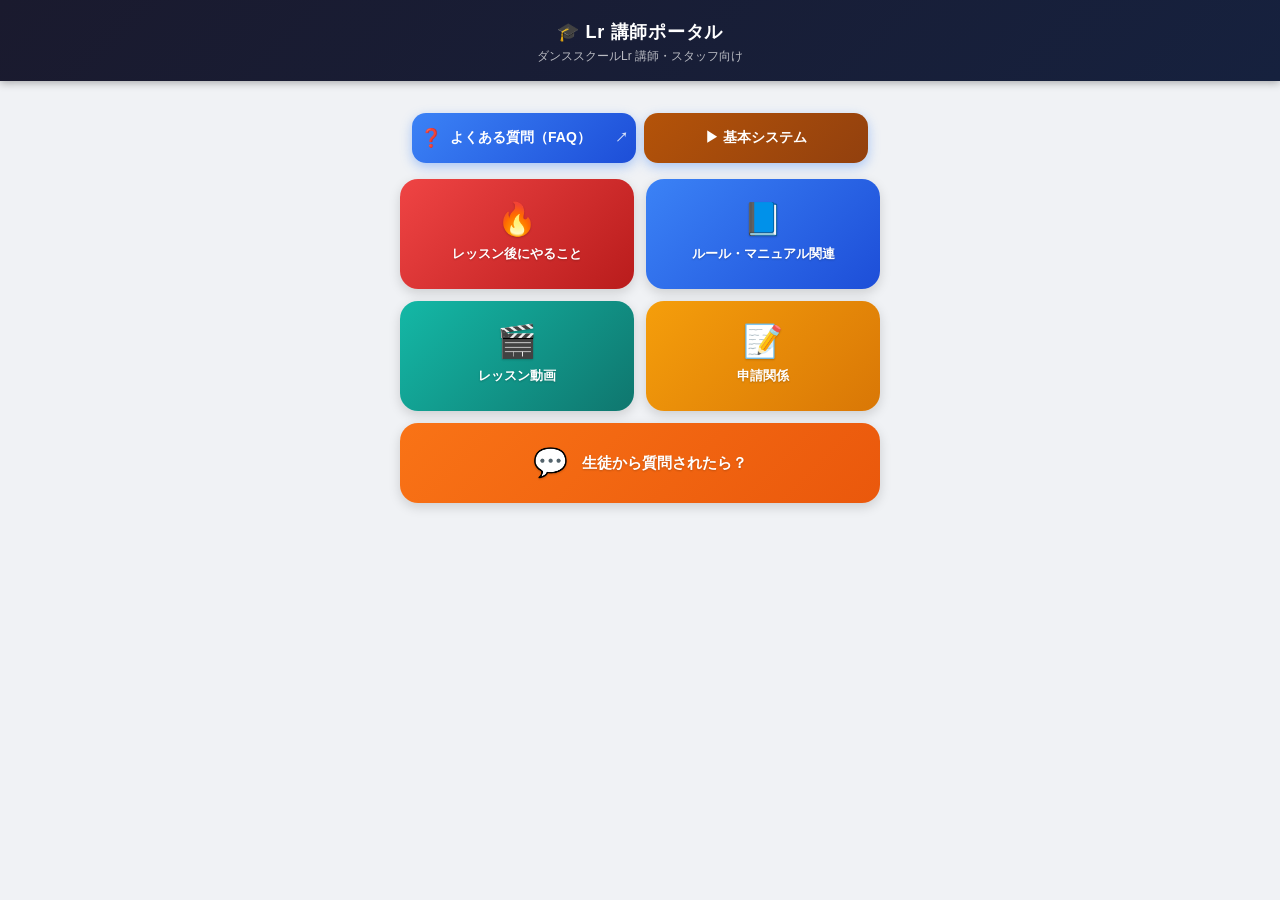
<file: index.html>
<!DOCTYPE html>
<html lang="ja">
<head>
  <meta charset="UTF-8">
  <meta name="viewport" content="width=device-width, initial-scale=1.0">
  <title>Lr 講師ポータル</title>
  <style>
    * { box-sizing: border-box; margin: 0; padding: 0; }

    body {
      font-family: -apple-system, BlinkMacSystemFont, "Hiragino Sans", "Noto Sans JP", sans-serif;
      background: #f0f2f5;
      min-height: 100vh;
      -webkit-tap-highlight-color: transparent;
    }

    header {
      background: linear-gradient(135deg, #1a1a2e 0%, #16213e 100%);
      color: #fff;
      text-align: center;
      padding: 20px 16px 16px;
      position: sticky;
      top: 0;
      z-index: 100;
      box-shadow: 0 2px 8px rgba(0,0,0,0.3);
    }

    header h1 { font-size: 18px; font-weight: 700; letter-spacing: 0.04em; }
    header p  { font-size: 12px; opacity: 0.7; margin-top: 4px; }

    /* FAQ banner */
    .faq-banner {
      display: grid;
      grid-template-columns: repeat(2, minmax(0, 1fr));
      gap: 8px;
      max-width: 480px;
      margin: 16px auto 0;
      padding: 0 12px;
    }

    .faq-banner a, .faq-banner > button {
      display: flex;
      align-items: center;
      justify-content: center;
      gap: 8px;
      background: linear-gradient(135deg, #3b82f6, #1d4ed8);
      color: #fff;
      text-decoration: none;
      font-size: 14px;
      font-weight: 700;
      padding: 14px 8px;
      border: 0;
      cursor: pointer;
      font-family: inherit;
      border-radius: 14px;
      box-shadow: 0 4px 12px rgba(59,130,246,0.4);
      transition: opacity 0.15s, transform 0.12s;
    }

    .faq-banner a:active { opacity: 0.85; transform: scale(0.97); }
    .faq-banner .faq-icon { font-size: 18px; }

    /* Back bar */
    .back-bar {
      display: none;
      align-items: center;
      gap: 8px;
      padding: 12px 16px;
      background: #fff;
      border-bottom: 1px solid #e5e7eb;
      cursor: pointer;
      font-size: 14px;
      color: #374151;
      font-weight: 500;
      transition: background 0.15s;
    }
    .back-bar:active { background: #f3f4f6; }
    .back-bar.visible { display: flex; }
    .back-arrow { font-size: 18px; line-height: 1; }

    /* ===== CATEGORY GRID ===== */
    #view-categories { padding: 16px 12px 24px; }

    .grid {
      display: grid;
      grid-template-columns: repeat(2, 1fr);
      gap: 12px;
      max-width: 480px;
      margin: 0 auto;
    }

    .cat-btn {
      border: none;
      border-radius: 18px;
      padding: 24px 12px 20px;
      cursor: pointer;
      display: flex;
      flex-direction: column;
      align-items: center;
      gap: 10px;
      font-size: 13px;
      font-weight: 700;
      color: #fff;
      box-shadow: 0 4px 12px rgba(0,0,0,0.15);
      transition: transform 0.12s, box-shadow 0.12s;
      min-height: 110px;
      text-shadow: 0 1px 2px rgba(0,0,0,0.2);
    }
    .cat-btn:active { transform: scale(0.96); box-shadow: 0 2px 6px rgba(0,0,0,0.15); }
    .cat-icon { font-size: 32px; line-height: 1; }

    .cat-btn.blue   { background: linear-gradient(135deg, #3b82f6, #1d4ed8); }
    .cat-btn.purple { background: linear-gradient(135deg, #a855f7, #7c3aed); }
    .cat-btn.teal   { background: linear-gradient(135deg, #14b8a6, #0f766e); }
    .cat-btn.amber  { background: linear-gradient(135deg, #f59e0b, #d97706); }
    .cat-btn.red    { background: linear-gradient(135deg, #ef4444, #b91c1c); }
    .cat-btn.gray   { background: linear-gradient(135deg, #6b7280, #374151); }
    .cat-btn.coral  { background: linear-gradient(135deg, #f97316, #ea580c); }

    .cat-btn.wide {
      grid-column: span 2;
      flex-direction: row;
      justify-content: center;
      min-height: 80px;
      padding: 16px 24px;
      gap: 14px;
      font-size: 15px;
    }
    .cat-btn.wide .cat-icon { font-size: 28px; }

    /* ===== ITEM LIST ===== */
    #view-items { display: none; padding: 12px; max-width: 480px; margin: 0 auto; }
    .item-list   { display: flex; flex-direction: column; gap: 8px; }

    .item-btn {
      background: #fff;
      border: none;
      border-radius: 14px;
      padding: 14px 16px;
      text-align: left;
      cursor: pointer;
      display: flex;
      align-items: center;
      gap: 12px;
      box-shadow: 0 1px 4px rgba(0,0,0,0.08);
      transition: background 0.15s, transform 0.1s;
      text-decoration: none;
      color: inherit;
    }
    .item-btn:active { background: #f9fafb; transform: scale(0.98); }

    .item-badge {
      width: 36px;
      height: 36px;
      border-radius: 10px;
      display: flex;
      align-items: center;
      justify-content: center;
      font-size: 16px;
      flex-shrink: 0;
      color: #fff;
    }

    .item-text { flex: 1; }
    .item-title {
      font-size: 14px;
      font-weight: 700;
      color: #1f2937;
      line-height: 1.4;
    }
    .item-desc {
      font-size: 12px;
      color: #6b7280;
      margin-top: 2px;
    }

    .item-type-tag {
      font-size: 10px;
      font-weight: 700;
      padding: 3px 7px;
      border-radius: 6px;
      white-space: nowrap;
      flex-shrink: 0;
    }

    .item-arrow { color: #9ca3af; font-size: 16px; flex-shrink: 0; }

    /* type tag colors */
    .tag-link     { background: #dbeafe; color: #1d4ed8; }
    .tag-form     { background: #fef3c7; color: #92400e; }
    .tag-doc      { background: #d1fae5; color: #065f46; }
    .tag-drive    { background: #ede9fe; color: #5b21b6; }
    .tag-video    { background: #fee2e2; color: #991b1b; }
    .tag-internal { background: #f3f4f6; color: #374151; }

    /* ===== EMBED VIEW ===== */
    #view-embed { display: none; }

    .embed-header {
      background: #fff;
      border-bottom: 1px solid #e5e7eb;
      padding: 14px 16px;
      max-width: 480px;
      margin: 0 auto;
    }

    .embed-title {
      font-size: 14px;
      font-weight: 700;
      color: #1f2937;
      margin-bottom: 4px;
    }

    .embed-open-link {
      font-size: 12px;
      color: #3b82f6;
      text-decoration: none;
    }
    .embed-open-link:hover { text-decoration: underline; }

    .embed-frame-wrap {
      width: 100%;
      height: calc(100vh - 160px);
      overflow: hidden;
    }

    .embed-frame-wrap iframe {
      width: 100%;
      height: 100%;
      border: none;
      display: block;
    }

    .loading { text-align: center; padding: 60px 20px; color: #9ca3af; font-size: 14px; }
  </style>
<link rel="stylesheet" href="./assets/system-guide.css">
</head>
<body>

<header>
  <h1>🎓 Lr 講師ポータル</h1>
  <p>ダンススクールLr 講師・スタッフ向け</p>
</header>

<div class="back-bar" id="back-bar">
  <span class="back-arrow">←</span>
  <span id="back-label">戻る</span>
</div>

<!-- TOP VIEW -->
<div id="view-categories">
  <div class="faq-banner">
    <a href="https://syoshinsya-dance-school-web.github.io/lr-faq/" target="_blank" rel="noopener">
      <span class="faq-icon">❓</span>
      よくある質問（FAQ）
      <span style="margin-left:auto;opacity:0.8;font-size:13px;">↗</span>
    </a>
    <button type="button" data-system-guide aria-haspopup="dialog" style="background:linear-gradient(135deg,#b45309,#92400e)">▶ 基本システム</button>
  </div>
  <div style="height:16px"></div>
  <div class="grid" id="cat-grid">
    <div class="loading" style="grid-column:span 2">読み込み中…</div>
  </div>
</div>

<!-- ITEM LIST VIEW -->
<div id="view-items">
  <div class="item-list" id="item-list"></div>
</div>

<!-- EMBED VIEW -->
<div id="view-embed">
  <div class="embed-header">
    <div class="embed-title" id="embed-title"></div>
    <a class="embed-open-link" id="embed-open-link" href="#" target="_blank" rel="noopener">別タブで開く ↗</a>
  </div>
  <div class="embed-frame-wrap">
    <iframe id="embed-iframe" src="" allowfullscreen></iframe>
  </div>
</div>

<script type="module">
  import {videoSubmissionItems} from "./video-submission.mjs";
  const DATA_URL = './portal-data.json';
  let data = null;
  let currentCat = null;

  const COLOR_HEX = {
    blue: '#3b82f6', purple: '#a855f7', teal: '#14b8a6',
    amber: '#f59e0b', red: '#ef4444', gray: '#6b7280', coral: '#f97316',
  };

  const TYPE_LABEL = {
    link: 'リンク', form: 'フォーム', doc: 'ドキュメント',
    drive: 'ドライブ', video: '動画', internal: 'FAQ',
  };

  async function loadData() {
    try {
      const res = await fetch(DATA_URL);
      data = await res.json();
      renderCategories();
    } catch (e) {
      document.getElementById('cat-grid').innerHTML =
        '<p style="color:#ef4444;padding:20px;grid-column:span 2">データの読み込みに失敗しました。</p>';
    }
  }

  function renderCategories() {
    const grid = document.getElementById('cat-grid');
    const cats = data.categories;
    grid.innerHTML = '';

    cats.forEach((cat, i) => {
      const isLast = i === cats.length - 1;
      const wide   = isLast && cats.length % 2 === 1;
      const btn = document.createElement('button');
      btn.className = `cat-btn ${cat.color}${wide ? ' wide' : ''}`;
      btn.innerHTML = `<span class="cat-icon">${cat.icon}</span><span>${cat.label}</span>`;
      btn.addEventListener('click', () => showItems(cat));
      grid.appendChild(btn);
    });
  }

  function showItems(cat) {
    currentCat = cat;
    const list = document.getElementById('item-list');
    list.innerHTML = '';

    videoSubmissionItems(cat.items, data.videoSubmission).forEach(item => {
      const el = document.createElement('div');
      el.className = 'item-btn';
      el.innerHTML = `
        <div class="item-badge" style="background:${item.badgeColor || COLOR_HEX[cat.color]}">${item.icon || typeIcon(item.type)}</div>
        <div class="item-text">
          <div class="item-title">${item.title}</div>
          ${item.desc ? `<div class="item-desc">${item.desc}</div>` : ''}
        </div>
        <span class="item-type-tag tag-${item.type}">${TYPE_LABEL[item.type] || item.type}</span>
        <span class="item-arrow">›</span>
      `;
      el.addEventListener('click', () => handleItem(item));
      list.appendChild(el);
    });

    setView('items');
    updateBackBar('トップに戻る', () => setView('categories'));
  }

  function handleItem(item) {
    const embedTypes = ['form', 'doc', 'video'];

    if (embedTypes.includes(item.type)) {
      showEmbed(item);
    } else {
      window.open(item.url, '_blank', 'noopener');
    }
  }

  function showEmbed(item) {
    let src = item.url;

    if (item.type === 'video') {
      // Convert Google Drive /view → /preview
      src = src.replace(/\/view(\?.*)?$/, '/preview');
    }

    document.getElementById('embed-title').textContent = item.title;
    document.getElementById('embed-open-link').href = item.url;
    document.getElementById('embed-iframe').src = src;

    setView('embed');
    updateBackBar(currentCat.label, () => showItems(currentCat));
  }

  function typeIcon(type) {
    const icons = {
      link: '🔗', form: '📋', doc: '📄',
      drive: '📁', video: '▶️', internal: '❓',
    };
    return icons[type] || '📌';
  }

  function setView(name) {
    document.getElementById('view-categories').style.display = name === 'categories' ? 'block' : 'none';
    document.getElementById('view-items').style.display      = name === 'items'      ? 'block' : 'none';
    document.getElementById('view-embed').style.display      = name === 'embed'      ? 'block' : 'none';

    // Clear iframe when leaving embed to stop video/form
    if (name !== 'embed') document.getElementById('embed-iframe').src = '';

    const bar = document.getElementById('back-bar');
    bar.classList.toggle('visible', name !== 'categories');
    window.scrollTo({ top: 0, behavior: 'smooth' });
  }

  function updateBackBar(label, fn) {
    document.getElementById('back-label').textContent = label;
    document.getElementById('back-bar').onclick = fn;
  }

  loadData();
</script>
<dialog class="system-guide-dialog" id="system-guide-dialog" aria-labelledby="system-guide-title"><h2 id="system-guide-title">基本システム</h2><video controls playsinline preload="metadata" poster="./assets/lr-system-guide.png" aria-label="Lr基本システム説明動画"><source src="./videos/lr-system-guide.mp4" type="video/mp4"></video><form method="dialog"><button>閉じる</button></form></dialog><script type="module" src="./assets/system-guide.mjs"></script>
</body>
</html>
</file>
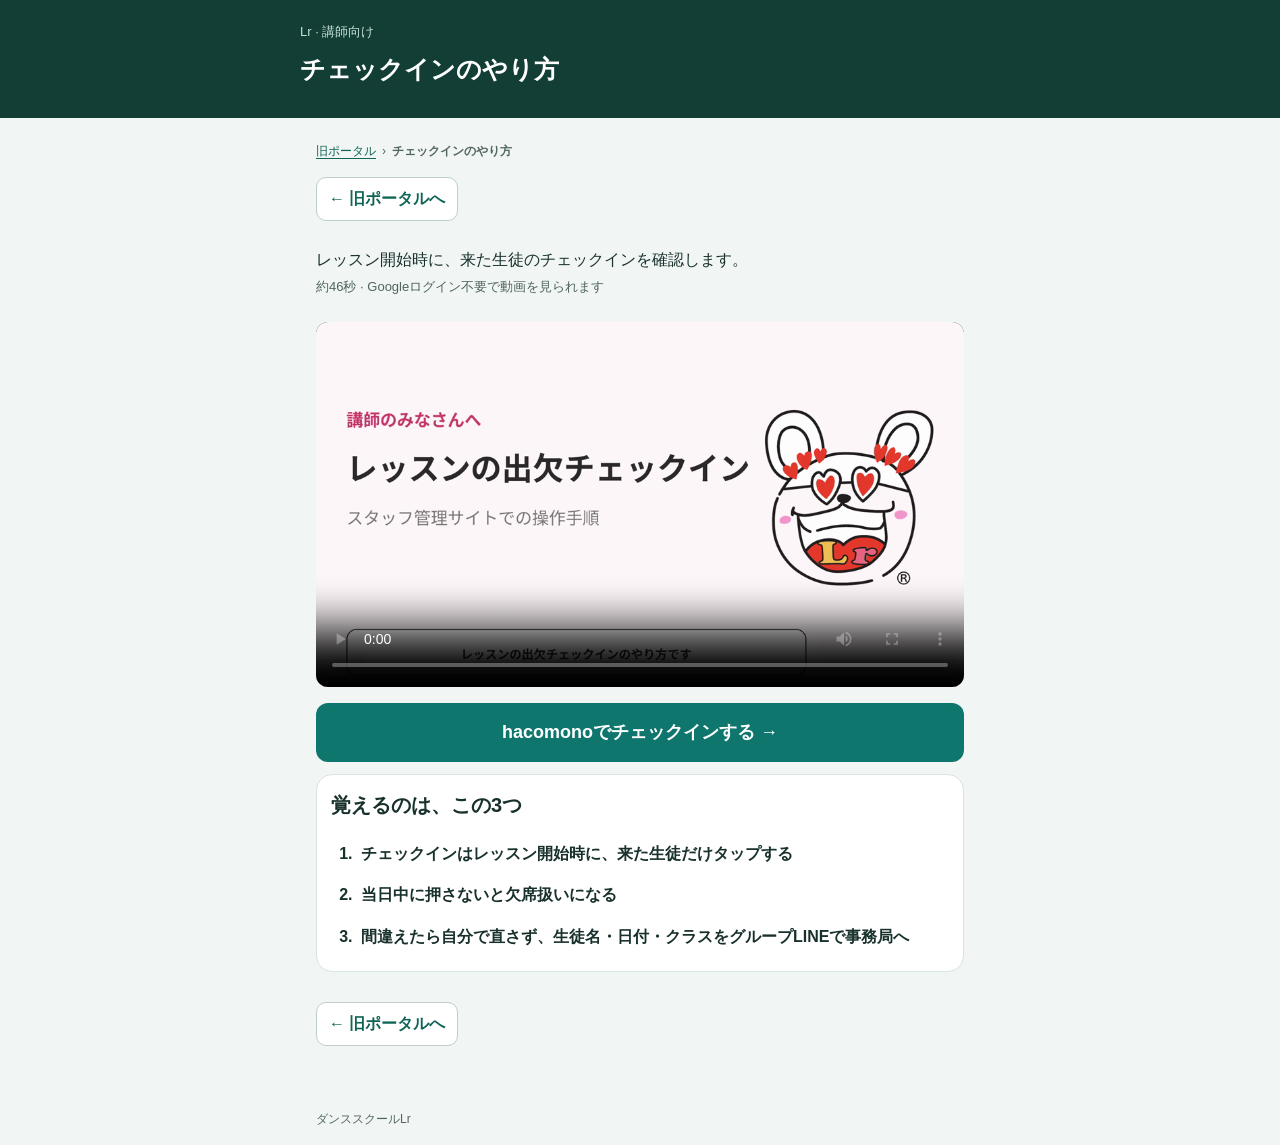
<file: basics/checkin.html>
<!doctype html>
<html lang="ja">
<head>
  <meta charset="utf-8">
  <meta name="viewport" content="width=device-width, initial-scale=1">
  <title>チェックインのやり方 | Lr</title>
  <link rel="stylesheet" href="../assets/learning.css">
</head>
<body>
  <header><div><p>Lr · 講師向け</p><h1>チェックインのやり方</h1></div></header>
  <main>
    <nav class="breadcrumbs" aria-label="パンくず"><a href="../index.html">旧ポータル</a><span aria-hidden="true">›</span><span aria-current="page">チェックインのやり方</span></nav>
    <a class="back" href="../index.html">← 旧ポータルへ</a>
    <p class="lead">レッスン開始時に、来た生徒のチェックインを確認します。<br><span class="muted">約46秒 · Googleログイン不要で動画を見られます</span></p>
<video controls playsinline preload="metadata" poster="../assets/lr-checkin.png" aria-label="チェックインのやり方の説明動画"><source src="../videos/lr-checkin.mp4" type="video/mp4">動画を再生できません。<a href="../videos/lr-checkin.mp4">動画を直接開く</a></video>
<a class="action" href="https://syoshinsya-dance-school-admin.hacomono.jp/next/#/operation/auth/">hacomonoでチェックインする →</a>
<section class="panel" aria-labelledby="key-points"><h2 id="key-points">覚えるのは、この3つ</h2><ol class="points"><li>チェックインはレッスン開始時に、来た生徒だけタップする</li><li>当日中に押さないと欠席扱いになる</li><li>間違えたら自分で直さず、生徒名・日付・クラスをグループLINEで事務局へ</li></ol></section>
<a class="back bottom-back" href="../index.html">← 旧ポータルへ</a>
  </main>
  <footer>ダンススクールLr</footer>
</body>
</html>
</file>
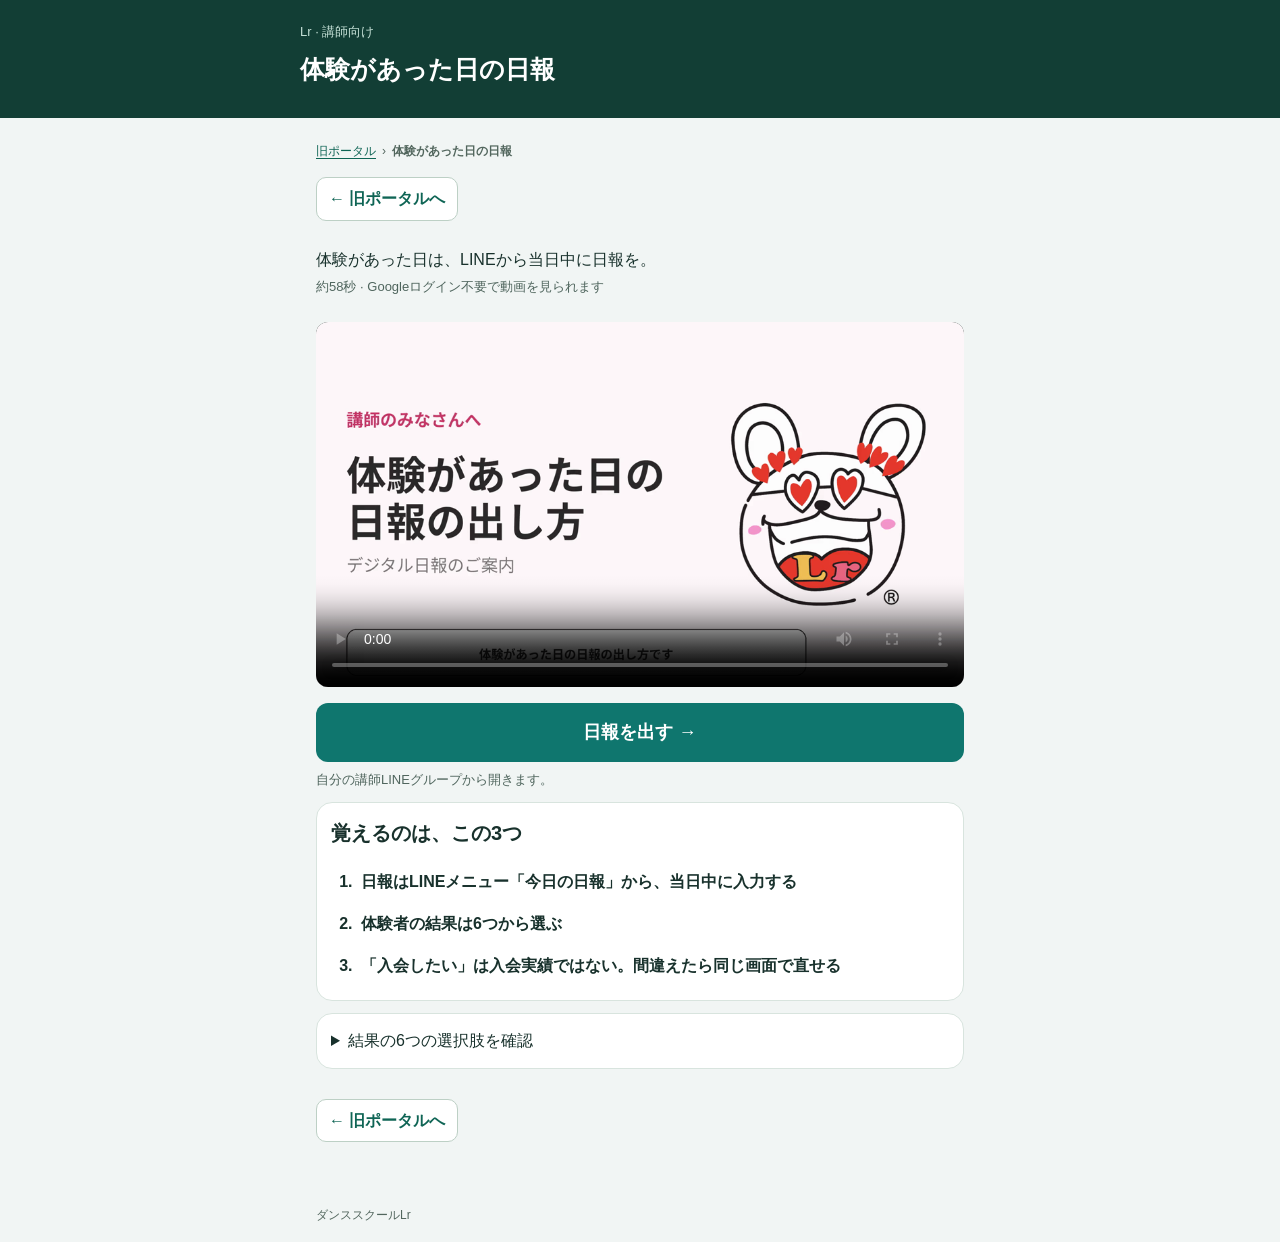
<file: basics/nippo-taiken.html>
<!doctype html>
<html lang="ja">
<head>
  <meta charset="utf-8">
  <meta name="viewport" content="width=device-width, initial-scale=1">
  <title>体験があった日の日報 | Lr</title>
  <link rel="stylesheet" href="../assets/learning.css">
</head>
<body>
  <header><div><p>Lr · 講師向け</p><h1>体験があった日の日報</h1></div></header>
  <main>
    <nav class="breadcrumbs" aria-label="パンくず"><a href="../index.html">旧ポータル</a><span aria-hidden="true">›</span><span aria-current="page">体験があった日の日報</span></nav>
    <a class="back" href="../index.html">← 旧ポータルへ</a>
    <p class="lead">体験があった日は、LINEから当日中に日報を。<br><span class="muted">約58秒 · Googleログイン不要で動画を見られます</span></p><video controls playsinline preload="metadata" poster="../assets/lr-nippo-taiken.png" aria-label="体験があった日の日報の説明動画"><source src="../videos/lr-nippo-taiken.mp4" type="video/mp4">動画を再生できません。<a href="../videos/lr-nippo-taiken.mp4">動画を直接開く</a></video><button class="action" id="daily-report-action" type="button" aria-haspopup="dialog">日報を出す →</button><p class="muted">自分の講師LINEグループから開きます。</p><section class="panel" aria-labelledby="key-points"><h2 id="key-points">覚えるのは、この3つ</h2><ol class="points"><li>日報はLINEメニュー「今日の日報」から、当日中に入力する</li><li>体験者の結果は6つから選ぶ</li><li>「入会したい」は入会実績ではない。間違えたら同じ画面で直せる</li></ol></section><details class="panel"><summary>結果の6つの選択肢を確認</summary><ul><li>来た・入会したい</li><li>来た・入会検討中</li><li>来た・入会見送り</li><li>来た・入意思未確認</li><li>無断キャンセル</li><li>事前キャンセル</li></ul><p>hacomonoで入会登録されると、自動で「入会済み」と表示されます。そのためのボタン操作は不要です。</p></details><dialog id="daily-report-dialog" aria-labelledby="daily-report-title"><h2 id="daily-report-title">LINEで「今日の日報」を開く</h2><ol><li>LINEを開いて、<strong>自分の講師グループ</strong>へ。</li><li>「メニュー」と送る。</li><li><strong>「今日の日報」</strong>をタップして入力。</li></ol><p class="muted">日報はグループごとの入口から開きます。以前のリンクではなく、いま表示されたボタンを使ってください。</p><form method="dialog"><button class="action secondary">閉じる</button></form></dialog>
<a class="back bottom-back" href="../index.html">← 旧ポータルへ</a>
  </main>
  <footer>ダンススクールLr</footer>
<script type="module" src="../assets/daily-report.mjs"></script>
</body>
</html>
</file>
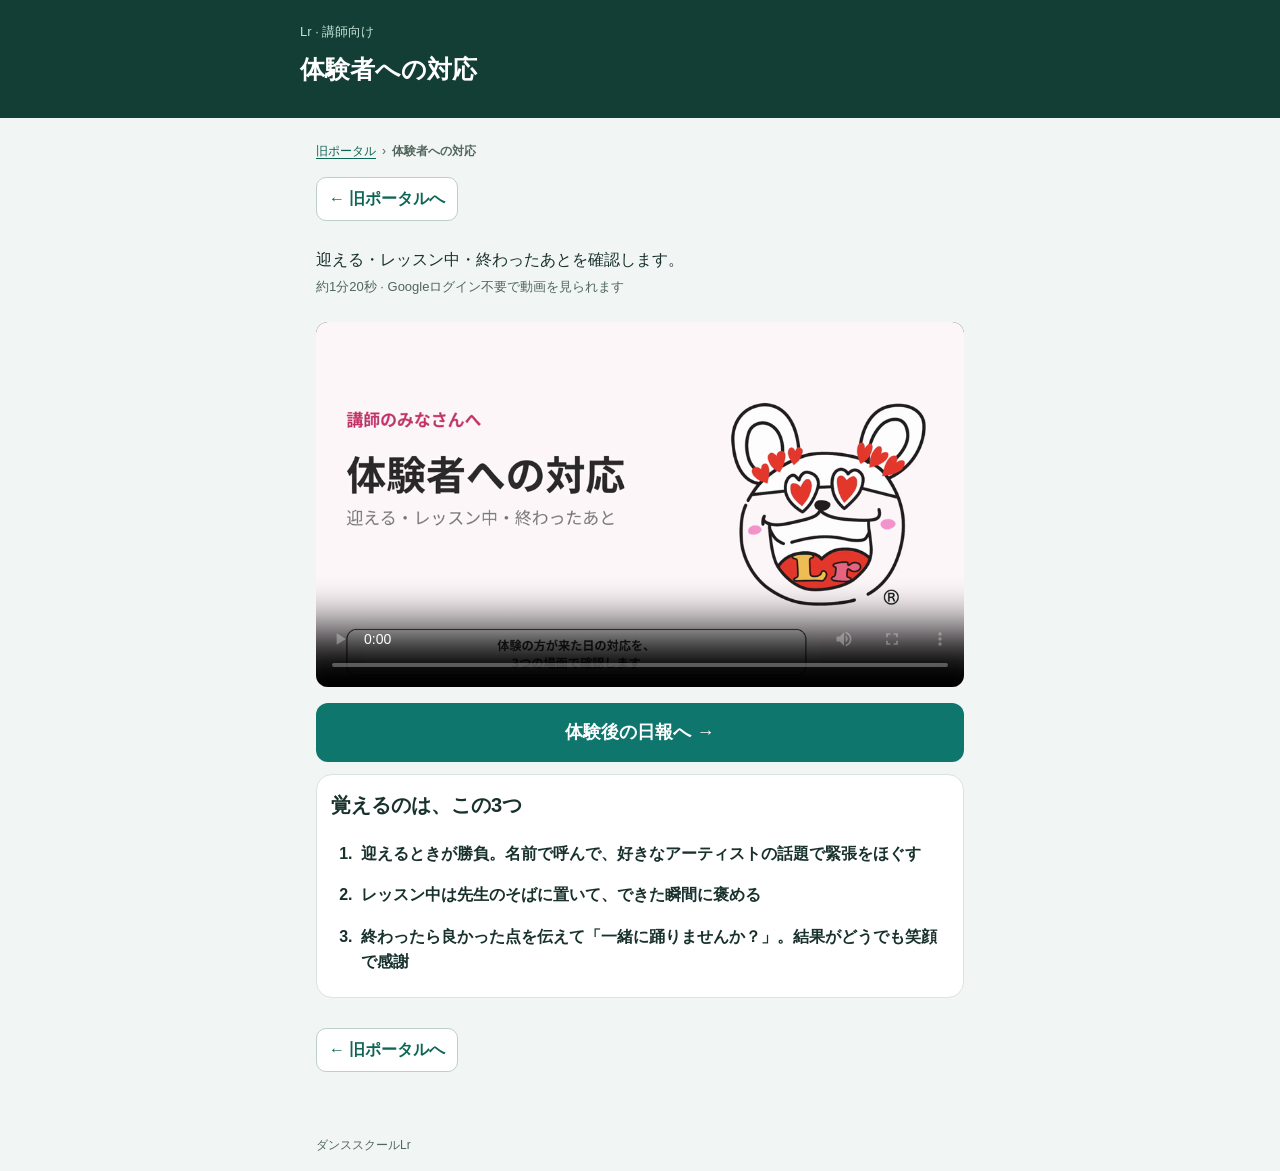
<file: basics/taiken-taio.html>
<!doctype html>
<html lang="ja">
<head>
  <meta charset="utf-8">
  <meta name="viewport" content="width=device-width, initial-scale=1">
  <title>体験者への対応 | Lr</title>
  <link rel="stylesheet" href="../assets/learning.css">
</head>
<body>
  <header><div><p>Lr · 講師向け</p><h1>体験者への対応</h1></div></header>
  <main>
    <nav class="breadcrumbs" aria-label="パンくず"><a href="../index.html">旧ポータル</a><span aria-hidden="true">›</span><span aria-current="page">体験者への対応</span></nav>
    <a class="back" href="../index.html">← 旧ポータルへ</a>
    <p class="lead">迎える・レッスン中・終わったあとを確認します。<br><span class="muted">約1分20秒 · Googleログイン不要で動画を見られます</span></p>
<video controls playsinline preload="metadata" poster="../assets/lr-taiken-taio.png" aria-label="体験者への対応の説明動画"><source src="../videos/lr-taiken-taio.mp4" type="video/mp4">動画を再生できません。<a href="../videos/lr-taiken-taio.mp4">動画を直接開く</a></video>
<a class="action" href="nippo-taiken.html">体験後の日報へ →</a>
<section class="panel" aria-labelledby="key-points"><h2 id="key-points">覚えるのは、この3つ</h2><ol class="points">
<li>迎えるときが勝負。名前で呼んで、好きなアーティストの話題で緊張をほぐす</li>
<li>レッスン中は先生のそばに置いて、できた瞬間に褒める</li>
<li>終わったら良かった点を伝えて「一緒に踊りませんか？」。結果がどうでも笑顔で感謝</li>
</ol></section>
<a class="back bottom-back" href="../index.html">← 旧ポータルへ</a>
  </main>
  <footer>ダンススクールLr</footer>
</body>
</html>
</file>
<file: assets/system-guide.css>
.system-guide-dialog{margin:auto;box-sizing:border-box;width:calc(100% - 24px);max-width:760px;border:1px solid #bdd0c5;border-radius:16px;padding:16px;color:#18312c;background:#fff}.system-guide-dialog::backdrop{background:#12291fcc}.system-guide-dialog h2{margin:0 0 12px;font-size:20px}.system-guide-dialog video{display:block;width:100%;aspect-ratio:16/9;background:#14251e;border-radius:10px}.system-guide-dialog button{display:block;width:100%;padding:12px;margin-top:12px;border:1px solid #bdd0c5;border-radius:10px;background:#fff;color:#18312c;font:inherit;font-weight:700;cursor:pointer}.system-guide-banner{display:flex;align-items:center;justify-content:center;gap:10px;width:100%;padding:16px;margin:0 0 16px;border:0;border-radius:14px;background:#b45309;color:white;font:inherit;font-weight:700;cursor:pointer}.system-guide-banner:focus-visible{outline:3px solid #1d4ed8;outline-offset:3px}
</file>
<file: assets/learning.css>
*{box-sizing:border-box}
body{margin:0;background:#f1f5f4;color:#18312c;font-family:-apple-system,BlinkMacSystemFont,"Hiragino Sans","Noto Sans JP",sans-serif;line-height:1.6}
a{color:#0f6555}
button,a{-webkit-tap-highlight-color:transparent}
a:focus-visible,button:focus-visible{outline:3px solid #d97706;outline-offset:4px}
header{background:#123e35;color:white;padding:22px 20px}
header>div,main,footer{max-width:680px;margin:auto}
header p{margin:0;font-size:13px;color:#c3dfd5}
h1{font-size:25px;line-height:1.5;margin:8px 0}
h2{font-size:20px;margin:0 0 12px}
h3{font-size:17px;margin:0 0 5px}
p{margin:8px 0}
main{padding:20px 16px 48px}
.back{display:inline-block;margin-bottom:18px;font-weight:600}
.lead{font-size:16px;margin-bottom:24px}
.card,.panel{display:block;background:white;border:1px solid #d8e4de;border-radius:16px;padding:14px;margin:12px 0;color:inherit;text-decoration:none}
.card .meta,.muted{color:#4f655d;font-size:13px}
section{margin:18px 0}
video{width:100%;display:block;border-radius:12px;background:#14251e;aspect-ratio:16/9}
.action{display:flex;align-items:center;justify-content:center;gap:8px;width:100%;border:0;border-radius:12px;background:#0f766e;color:white;font:inherit;font-weight:700;font-size:18px;text-decoration:none;padding:15px 12px;cursor:pointer;margin:16px 0 6px}
.secondary{background:white;color:#0f6555;border:1px solid #a8c4b5}
.points{padding-left:26px;margin:0}
.points li{padding:8px 0 8px 4px;font-weight:600}
.note{border-left:4px solid #c58d30;background:#fff9e9;padding:14px 16px;border-radius:4px;font-size:14px}
dialog{border:1px solid #bfd2c6;border-radius:18px;padding:24px;width:calc(100% - 32px);max-width:520px;color:#18312c}
dialog::backdrop{background:#12291f99}
dialog h2{margin-top:0}
dialog ol{padding-left:25px}
dialog li{margin-bottom:12px}
footer{padding:16px;color:#52665d;font-size:12px}
html{scroll-behavior:smooth}
section[id]{scroll-margin-top:20px}
@media(prefers-reduced-motion:reduce){html{scroll-behavior:auto}
}


.breadcrumbs { display:flex; flex-wrap:wrap; align-items:center; gap:6px; margin:0 0 12px; font-size:12px; color:#52665d; }

.breadcrumbs a { text-underline-offset:3px; padding:4px 0; }

.breadcrumbs [aria-current] { font-weight:600; }

.back { border:1px solid #bdd0c5; border-radius:10px; padding:8px 12px; background:#fff; text-decoration:none; }

.bottom-back { margin:18px 0 0; }

.tile-grid { display:grid; grid-template-columns:repeat(2,minmax(0,1fr)); gap:12px; }

.category-tile { display:flex; flex-direction:column; justify-content:center; align-items:center; gap:8px; min-height:108px; padding:14px; border-radius:16px; background:#0f766e; color:#fff; font-weight:700; text-decoration:none; text-align:center; }

.tile-icon { font-size:28px; }

.theme-tile { display:flex; align-items:center; gap:12px; grid-column:1/-1; padding:14px; border:1px solid #a8c4b5; border-radius:14px; background:#fff; color:inherit; text-decoration:none; }

.theme-tile img { width:120px; height:auto; aspect-ratio:16/9; object-fit:contain; border-radius:8px; flex-shrink:0; }

.tile-title { display:block; font-weight:700; font-size:15px; }

.duration { display:block; color:#0f6555; font-size:13px; margin-top:4px; }

.pending-topics { margin:14px 0 0; font-size:12px; color:#52665d; }

@media(max-width:359px) { .theme-tile { gap:10px; padding:12px; }
 .theme-tile img { width:100px; }
 }


.route-tile { display:flex; align-items:center; justify-content:center; padding:18px 12px; min-height:96px; border:1px solid #bdd0c5; border-radius:14px; background:white; color:#18312c; text-align:center; text-decoration:none; font-weight:700; font-size:14px; }

.tile-grid > .category-tile:last-child:nth-child(odd) { grid-column:1/-1; }

.tile-teal { background:#0f766e; }
.tile-red { background:#b91c1c; }
.tile-blue { background:#1d4ed8; }
.tile-purple { background:#7e22ce; }

.route-tile { gap:10px; flex-direction:column; }
.route-icon { display:flex; align-items:center; justify-content:center; width:32px; height:32px; border-radius:9px; color:#fff; flex-shrink:0; }
</file>
